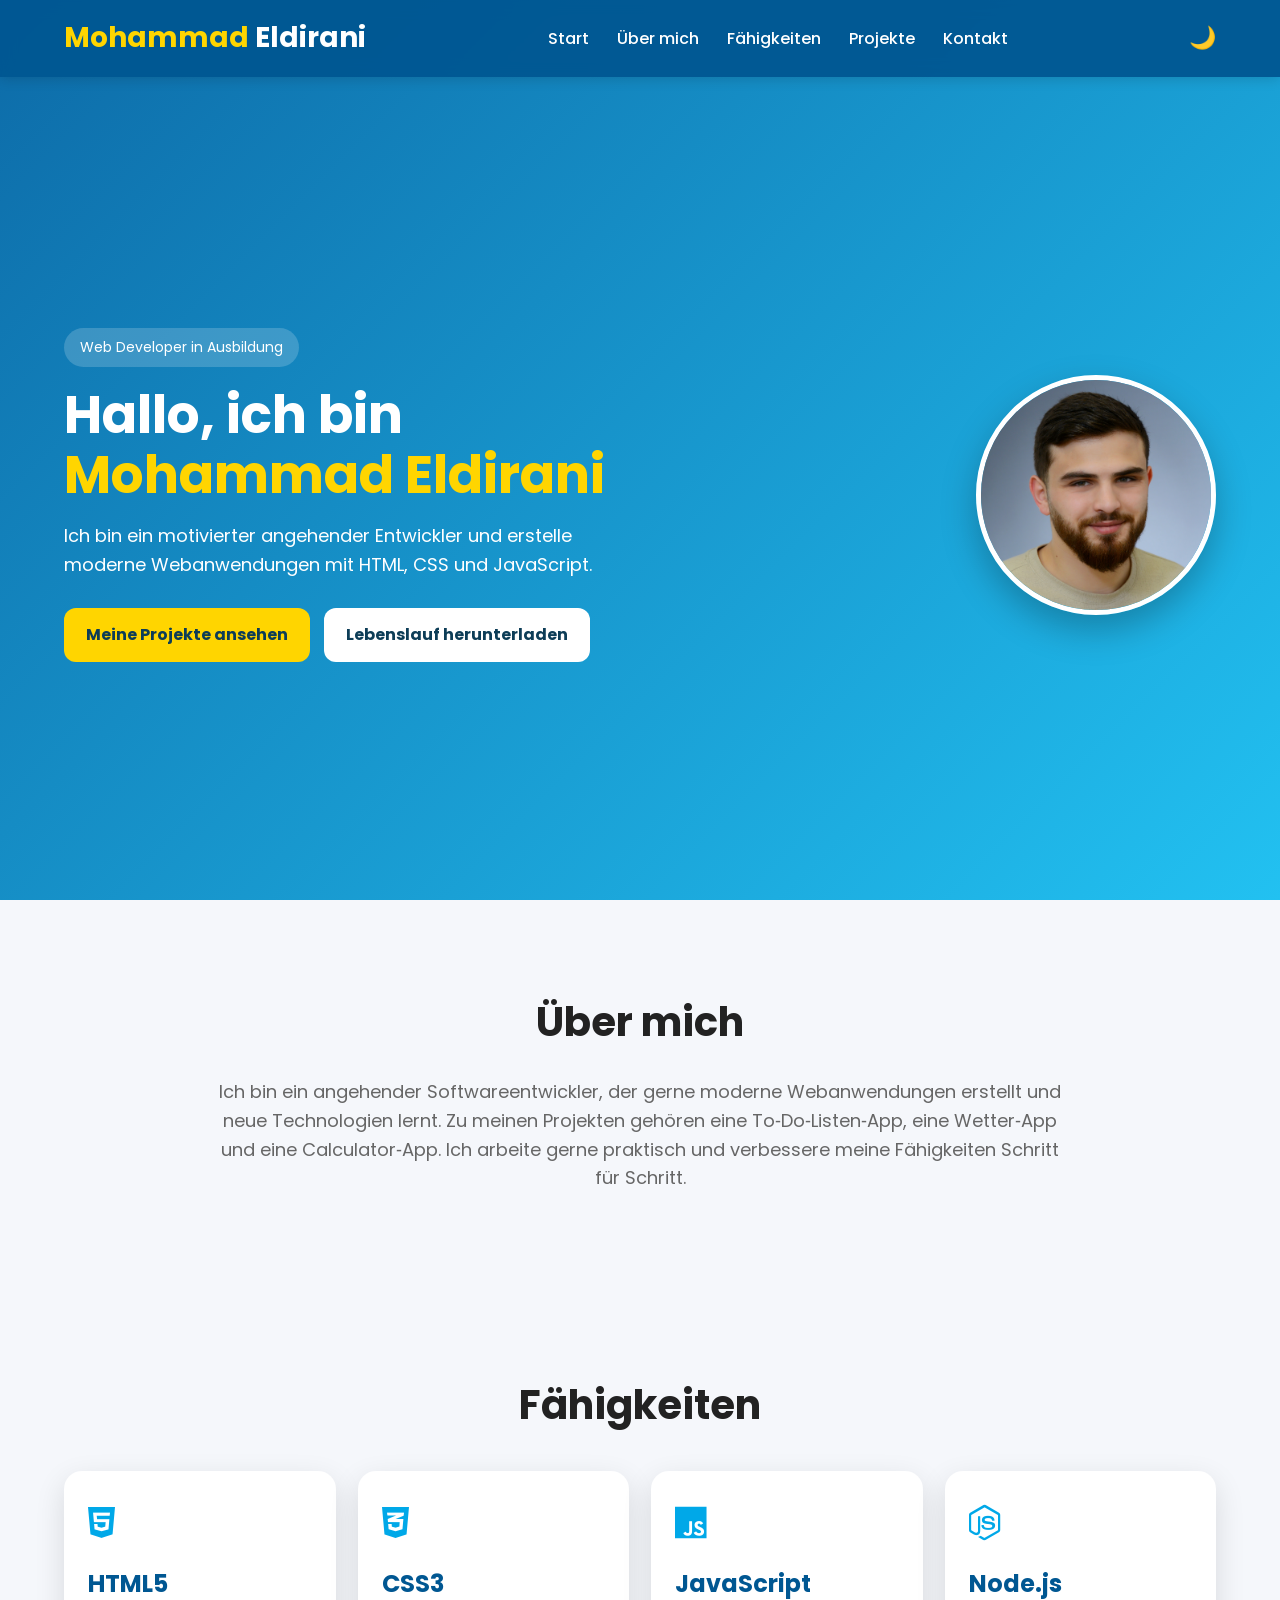
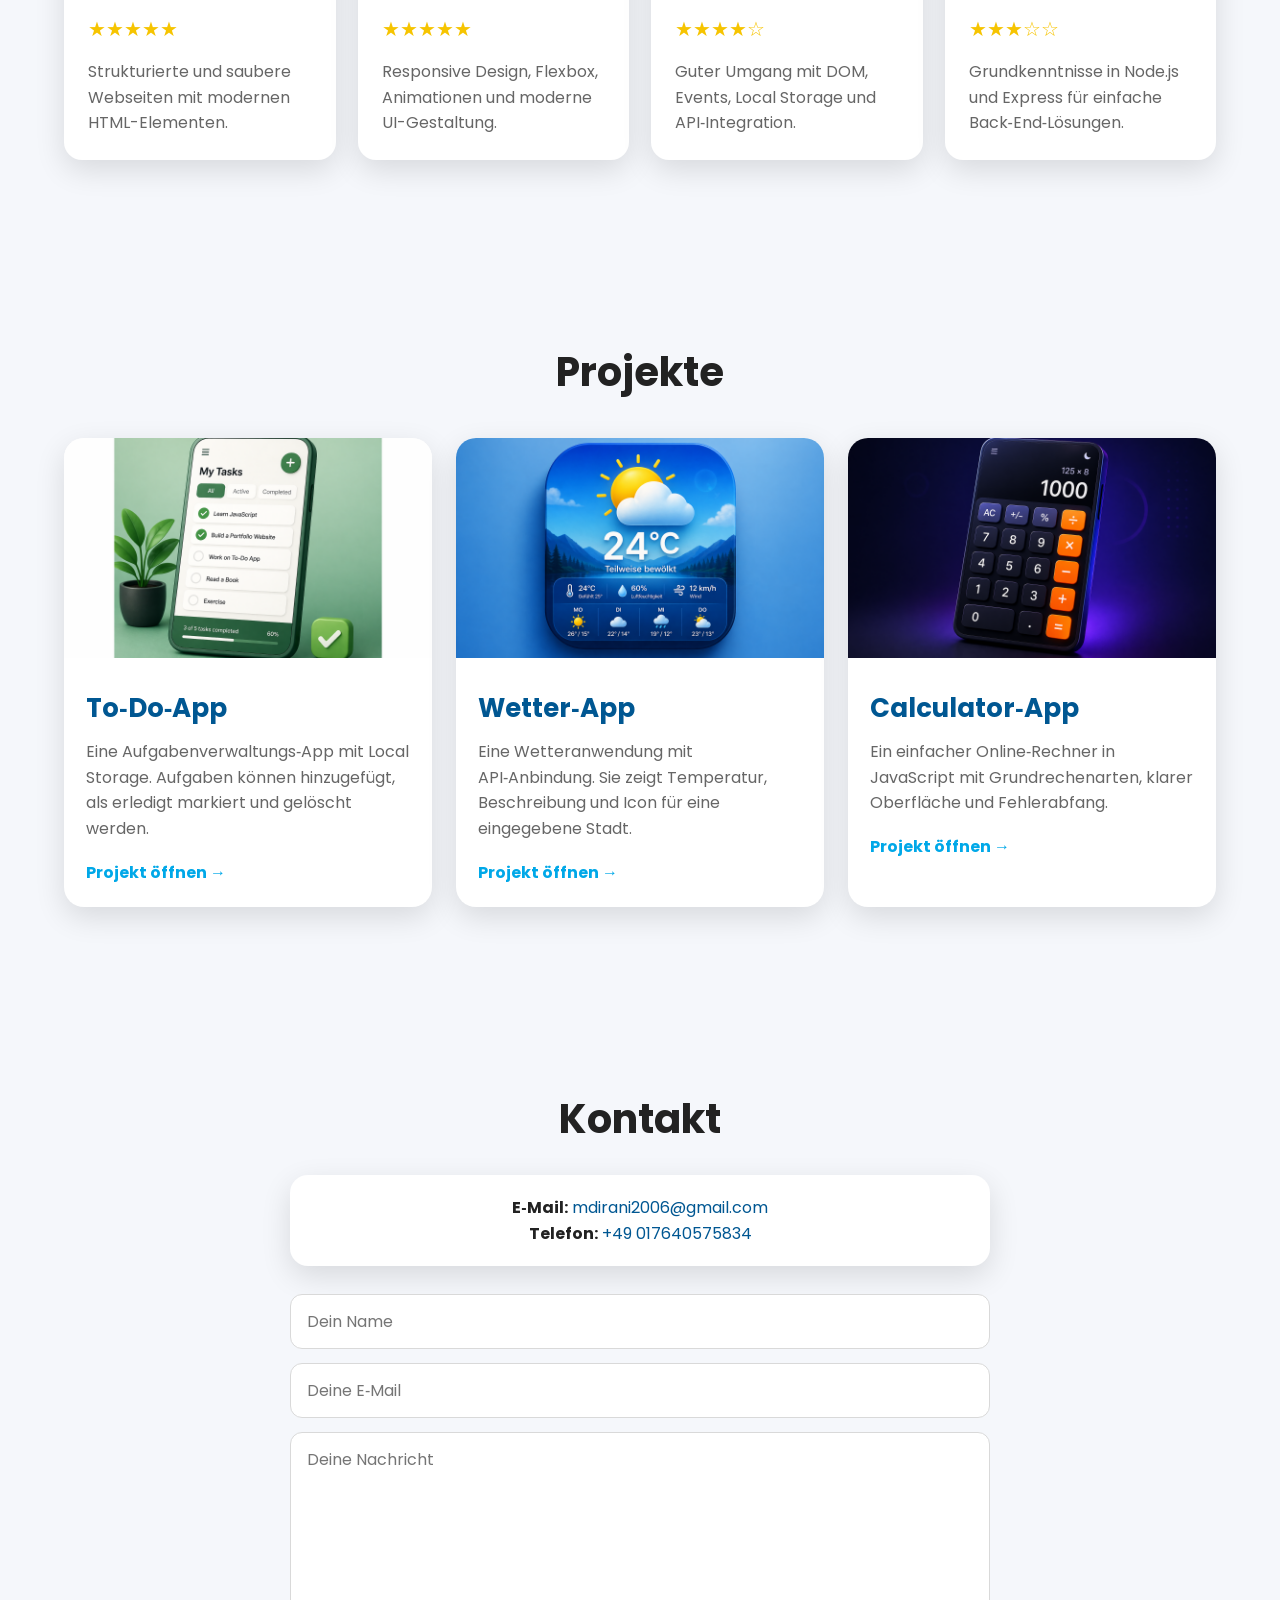
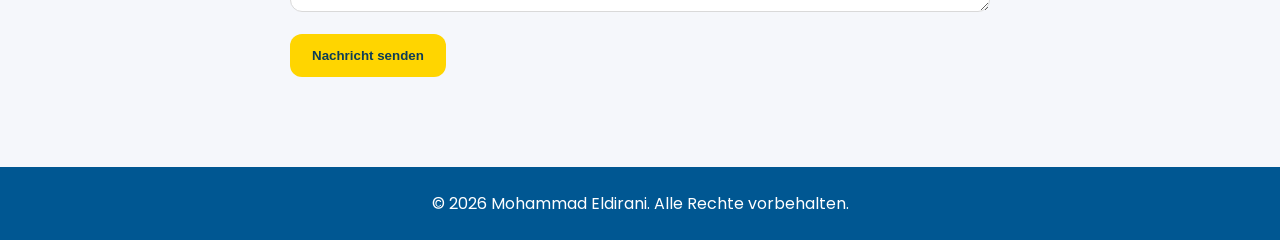
<file: index.html>
<!DOCTYPE html>
<html lang="de">
<head>
  <meta charset="UTF-8">
  <meta name="viewport" content="width=device-width, initial-scale=1.0">
  <title>Mohammad Eldirani | Portfolio</title>

  <!-- Suchmaschinenoptimierung -->
  <meta name="description" content="Portfolio von Mohammad Eldirani. Web Developer in Ausbildung mit Projekten wie To‑Do‑App, Wetter‑App und Calculator‑App.">
  <meta name="keywords" content="Mohammad Eldirani, Portfolio, Web Developer, HTML, CSS, JavaScript, To‑Do App, Wetter App, Calculator App">
  <meta name="author" content="Mohammad Eldirani">
  <meta name="robots" content="index, follow">
  <link rel="canonical" href="https://mdirani2006-glitch.github.io/portfolio/">

  <!-- Open Graph Meta Tags für Social Media -->
  <meta property="og:title" content="Mohammad Eldirani | Portfolio">
  <meta property="og:description" content="Web Developer in Ausbildung mit modernen Webprojekten.">
  <meta property="og:type" content="website">
  <meta property="og:url" content="https://mdirani2006-glitch.github.io/portfolio/">
  <meta property="og:image" content="https://mdirani2006-glitch.github.io/portfolio/me.jpg">

  <!-- Stylesheets und Icons -->
  <link rel="stylesheet" href="style.css">
  <link rel="preconnect" href="https://fonts.googleapis.com">
  <link rel="preconnect" href="https://fonts.gstatic.com" crossorigin>
  <link href="https://fonts.googleapis.com/css2?family=Poppins:wght@400;500;600;700&display=swap" rel="stylesheet">
  <!-- Font Awesome für Icons -->
  <link rel="stylesheet" href="https://cdnjs.cloudflare.com/ajax/libs/font-awesome/6.5.2/css/all.min.css">
</head>
<body>
  <!-- Navigation und Hero-Bereich -->
  <header id="home">
    <nav>
      <div class="container nav-container">
        <h1 class="logo"><span>Mohammad</span> Eldirani</h1>
        <ul class="nav-links">
          <li><a href="#home">Start</a></li>
          <li><a href="#about">Über mich</a></li>
          <li><a href="#skills">Fähigkeiten</a></li>
          <li><a href="#projects">Projekte</a></li>
          <li><a href="#contact">Kontakt</a></li>
        </ul>
        <div class="nav-right">
          <button id="darkModeToggle" class="dark-toggle" aria-label="Dark Mode umschalten">🌙</button>
          <div class="menu-toggle" id="menuToggle">
            <span></span>
            <span></span>
            <span></span>
          </div>
        </div>
      </div>
    </nav>
    <div class="hero">
      <div class="container hero-container">
        <div class="hero-text">
          <p class="hero-badge">Web Developer in Ausbildung</p>
          <h2>Hallo, ich bin <span>Mohammad Eldirani</span></h2>
          <p class="hero-description">
            Ich bin ein motivierter angehender Entwickler und erstelle moderne Webanwendungen
            mit HTML, CSS und JavaScript.
          </p>
          <div class="hero-buttons">
            <a href="#projects" class="btn">Meine Projekte ansehen</a>
            <a href="cv.pdf" class="btn btn-outline" download>Lebenslauf herunterladen</a>
          </div>
        </div>
        <div class="hero-image-box">
          <img src="me.jpg" alt="Foto von Mohammad Eldirani" class="hero-photo">
        </div>
      </div>
    </div>
  </header>

  <!-- Über mich -->
  <section id="about" class="fade-section">
    <div class="container">
      <h2>Über mich</h2>
      <p class="section-text">
        Ich bin ein angehender Softwareentwickler, der gerne moderne Webanwendungen erstellt
        und neue Technologien lernt. Zu meinen Projekten gehören eine To‑Do‑Listen‑App,
        eine Wetter‑App und eine Calculator‑App. Ich arbeite gerne praktisch und verbessere
        meine Fähigkeiten Schritt für Schritt.
      </p>
    </div>
  </section>

  <!-- Fähigkeiten mit Icons -->
  <section id="skills" class="fade-section">
    <div class="container">
      <h2>Fähigkeiten</h2>
      <div class="skills-grid">
        <div class="skill-card">
          <div class="skill-icon"><i class="fa-brands fa-html5"></i></div>
          <h3>HTML5</h3>
          <span class="stars">★★★★★</span>
          <p>Strukturierte und saubere Webseiten mit modernen HTML-Elementen.</p>
        </div>
        <div class="skill-card">
          <div class="skill-icon"><i class="fa-brands fa-css3-alt"></i></div>
          <h3>CSS3</h3>
          <span class="stars">★★★★★</span>
          <p>Responsive Design, Flexbox, Animationen und moderne UI-Gestaltung.</p>
        </div>
        <div class="skill-card">
          <div class="skill-icon"><i class="fa-brands fa-js"></i></div>
          <h3>JavaScript</h3>
          <span class="stars">★★★★☆</span>
          <p>Guter Umgang mit DOM, Events, Local Storage und API‑Integration.</p>
        </div>
        <div class="skill-card">
          <div class="skill-icon"><i class="fa-brands fa-node-js"></i></div>
          <h3>Node.js</h3>
          <span class="stars">★★★☆☆</span>
          <p>Grundkenntnisse in Node.js und Express für einfache Back‑End‑Lösungen.</p>
        </div>
      </div>
    </div>
  </section>

  <!-- Projekte mit drei Karten -->
  <section id="projects" class="fade-section">
    <div class="container">
      <h2>Projekte</h2>
      <div class="projects-grid">
        <a href="todo-app/index.html" class="project-card">
          <div class="project-top"><img src="todo-app.jpg" alt="To‑Do‑App"></div>
          <div class="project-content">
            <h3>To‑Do‑App</h3>
            <p>Eine Aufgabenverwaltungs‑App mit Local Storage. Aufgaben können hinzugefügt, als erledigt markiert und gelöscht werden.</p>
            <span class="project-link">Projekt öffnen →</span>
          </div>
        </a>
        <a href="weather-app/index.html" class="project-card">
          <div class="project-top"><img src="weather-app.jpg" alt="Wetter‑App"></div>
          <div class="project-content">
            <h3>Wetter‑App</h3>
            <p>Eine Wetteranwendung mit API‑Anbindung. Sie zeigt Temperatur, Beschreibung und Icon für eine eingegebene Stadt.</p>
            <span class="project-link">Projekt öffnen →</span>
          </div>
        </a>
        <a href="calculator-app/index.html" class="project-card">
          <div class="project-top"><img src="calculator-app.jpg" alt="Calculator‑App"></div>
          <div class="project-content">
            <h3>Calculator‑App</h3>
            <p>Ein einfacher Online‑Rechner in JavaScript mit Grundrechenarten, klarer Oberfläche und Fehlerabfang.</p>
            <span class="project-link">Projekt öffnen →</span>
          </div>
        </a>
      </div>
    </div>
  </section>

  <!-- Kontakt mit Formular über Formspree -->
  <section id="contact" class="fade-section">
    <div class="container">
      <h2>Kontakt</h2>
      <div class="contact-box">
        <p><strong>E‑Mail:</strong> <a href="mailto:mdirani2006@gmail.com">mdirani2006@gmail.com</a></p>
        <p><strong>Telefon:</strong> <a href="tel:+49017640575834">+49 017640575834</a></p>
      </div>
      <!-- Das Formular sendet Daten an Formspree; ersetze die ID durch deine eigene Formspree-ID -->
      <form class="contact-form" action="https://formspree.io/f/mwvawznw" method="POST">
        <input type="text" name="name" placeholder="Dein Name" required>
        <input type="email" name="email" placeholder="Deine E‑Mail" required>
        <textarea name="message" rows="6" placeholder="Deine Nachricht" required></textarea>
        <button type="submit" class="btn">Nachricht senden</button>
      </form>
    </div>
  </section>

  <footer>
    <div class="container">
      <p>© 2026 Mohammad Eldirani. Alle Rechte vorbehalten.</p>
    </div>
  </footer>

  <script src="script.js"></script>
</body>
</html>
</file>
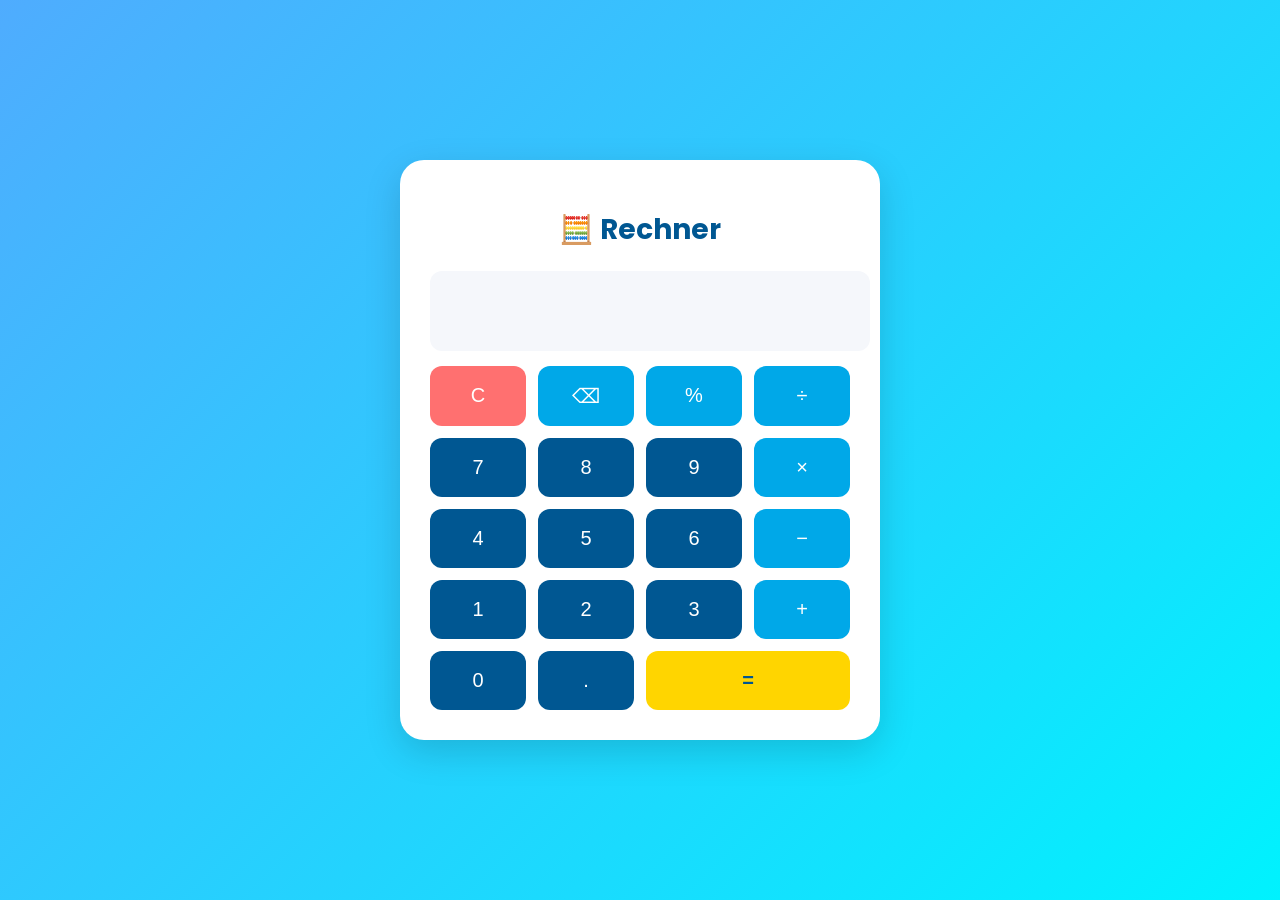
<file: calculator-app/index.html>
<!DOCTYPE html>
<html lang="de">
<head>
  <meta charset="UTF-8" />
  <meta name="viewport" content="width=device-width, initial-scale=1.0" />
  <title>Calculator‑App</title>
  <!-- Erklärung: Der Taschenrechner ist Teil des Portfolios von Mohammad Eldirani. -->
  <link rel="stylesheet" href="style.css" />
  <!-- Google Fonts für eine konsistente Typografie -->
  <link rel="preconnect" href="https://fonts.googleapis.com" />
  <link rel="preconnect" href="https://fonts.gstatic.com" crossorigin />
  <link
    href="https://fonts.googleapis.com/css2?family=Poppins:wght@400;500;600&display=swap"
    rel="stylesheet"
  />
</head>
<body>
  <div class="calc-container">
    <h1>🧮&nbsp;Rechner</h1>
    <!-- Das Display zeigt den aktuellen Ausdruck und das Ergebnis an -->
    <input type="text" id="display" readonly />
    <div class="buttons">
      <!-- Erste Zeile: Clear, Backspace, Prozent, Division -->
      <button class="btn clear" onclick="clearDisplay()">C</button>
      <button class="btn operator" onclick="backspace()">⌫</button>
      <button class="btn operator" onclick="append('%')">%</button>
      <button class="btn operator" onclick="append('/')">÷</button>
      <!-- Zweite Zeile: 7,8,9,Multiplikation -->
      <button class="btn" onclick="append('7')">7</button>
      <button class="btn" onclick="append('8')">8</button>
      <button class="btn" onclick="append('9')">9</button>
      <button class="btn operator" onclick="append('*')">×</button>
      <!-- Dritte Zeile: 4,5,6,Subtraktion -->
      <button class="btn" onclick="append('4')">4</button>
      <button class="btn" onclick="append('5')">5</button>
      <button class="btn" onclick="append('6')">6</button>
      <button class="btn operator" onclick="append('-')">−</button>
      <!-- Vierte Zeile: 1,2,3,Addition -->
      <button class="btn" onclick="append('1')">1</button>
      <button class="btn" onclick="append('2')">2</button>
      <button class="btn" onclick="append('3')">3</button>
      <button class="btn operator" onclick="append('+')">+</button>
      <!-- Letzte Zeile: 0, Punkt, Gleich -->
      <button class="btn" onclick="append('0')">0</button>
      <button class="btn" onclick="append('.')">.</button>
      <button class="btn equal" onclick="calculate()">=</button>
    </div>
  </div>
  <script src="script.js"></script>
</body>
</html>
</file>
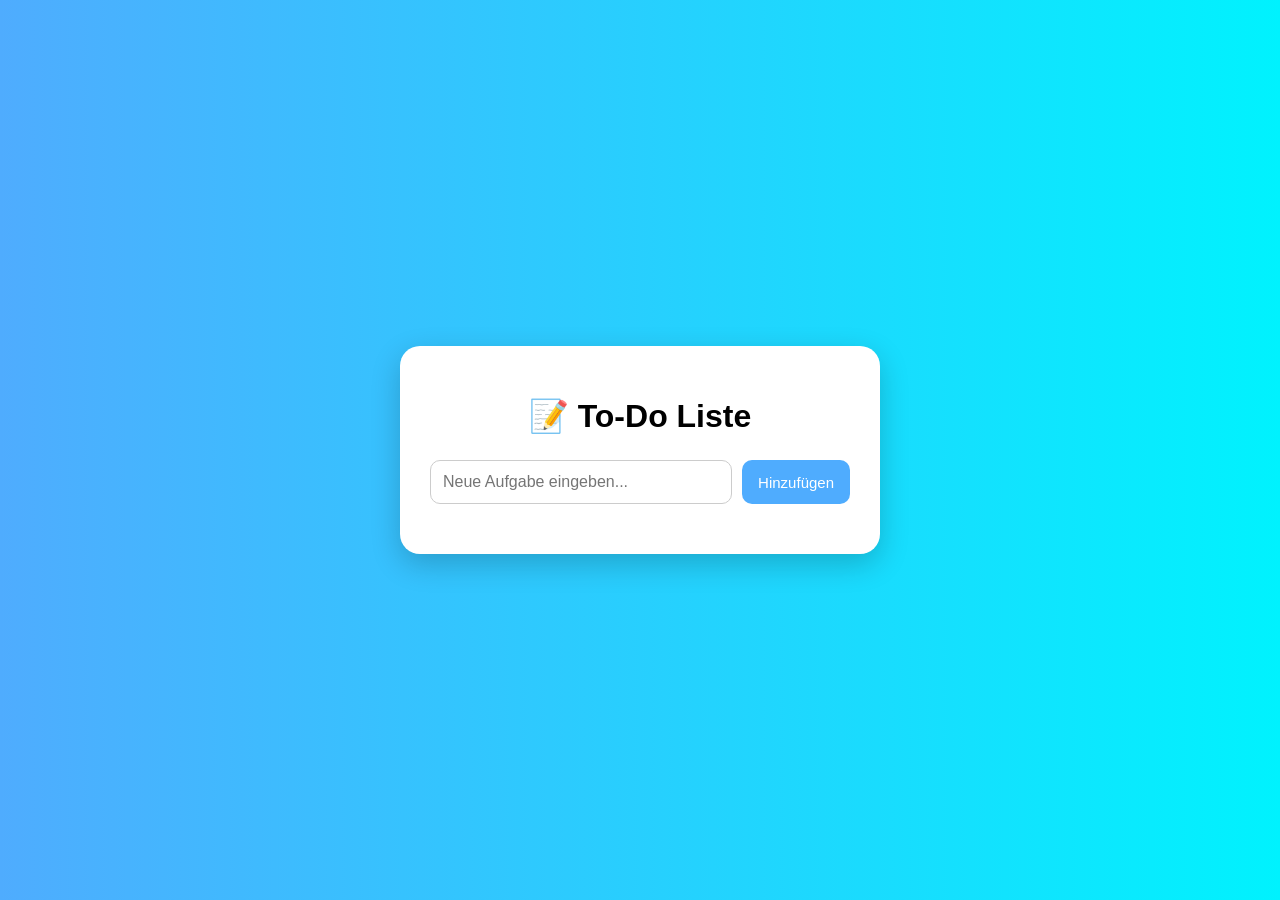
<file: todo-app/index.html>
<!DOCTYPE html>
<html lang="de">
<head>
  <meta charset="UTF-8">
  <meta name="viewport" content="width=device-width, initial-scale=1.0">
  <title>To-Do Liste</title>
  <link rel="stylesheet" href="style.css">
</head>
<body>

  <div class="todo-container">
    <h1>📝 To-Do Liste</h1>

    <div class="input-box">
      <input type="text" id="taskInput" placeholder="Neue Aufgabe eingeben...">
      <button id="addBtn">Hinzufügen</button>
    </div>

    <ul id="taskList"></ul>
  </div>

  <script src="script.js"></script>
</body>
</html>
</file>
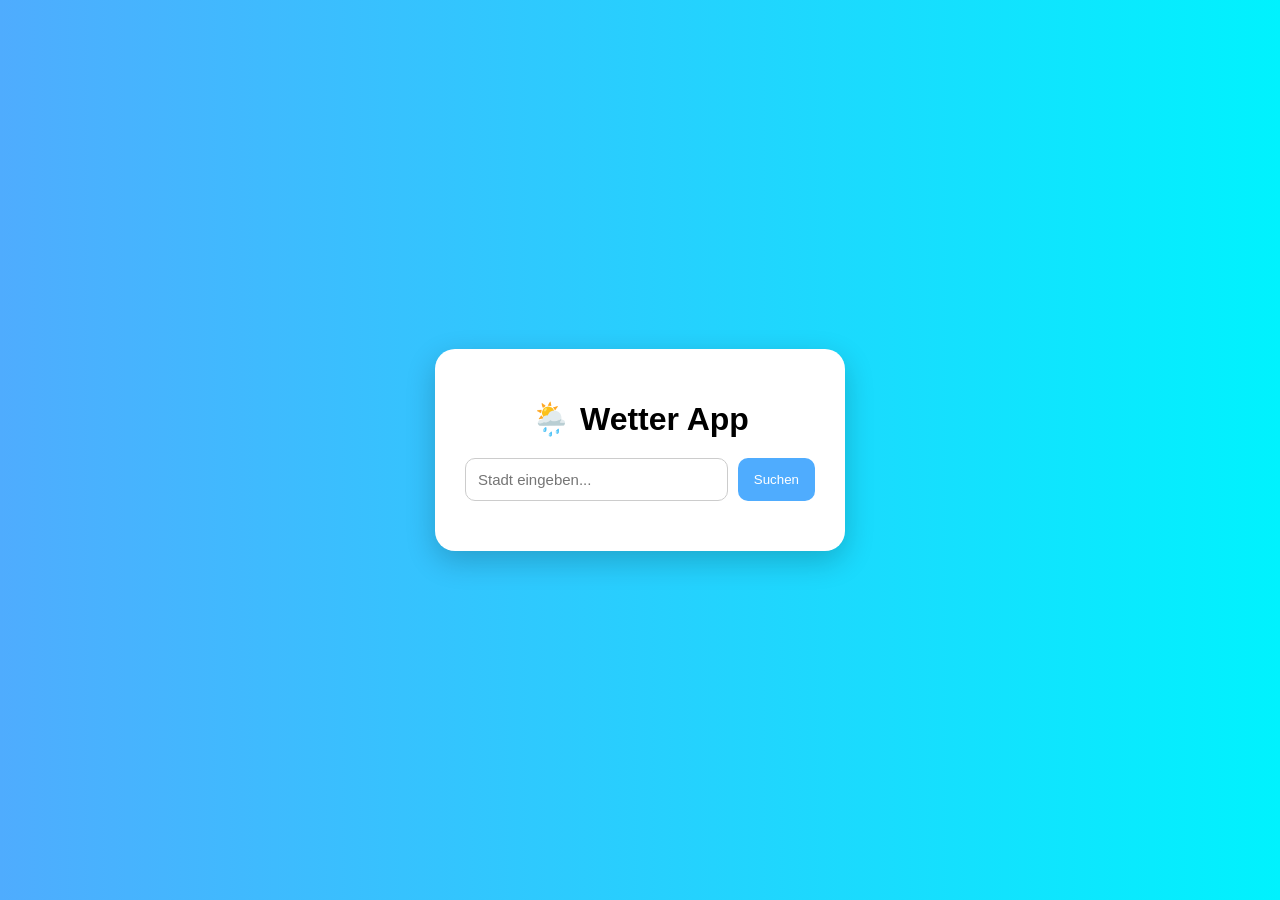
<file: weather-app/index.html>
<!DOCTYPE html>
<html lang="de">
<head>
  <meta charset="UTF-8">
  <meta name="viewport" content="width=device-width, initial-scale=1.0">
  <title>Wetter App</title>
  <link rel="stylesheet" href="style.css">
</head>
<body>

  <div class="weather-card">
    <h1>🌦️ Wetter App</h1>

    <div class="search-box">
      <input type="text" id="cityInput" placeholder="Stadt eingeben...">
      <button id="searchBtn">Suchen</button>
    </div>

    <div id="weatherBox">
      <h2 id="city"></h2>
      <img id="icon" alt="">
      <p id="temp"></p>
      <p id="desc"></p>
      <p id="error" class="error-message"></p>
    </div>
  </div>

  <script src="script.js"></script>
</body>
</html>
</file>
<file: style.css>
/*
 * Global Stylesheet für das Portfolio von Mohammad Eldirani
 * Enthält Farbvariablen, Layout, Komponenten und Dark‑Mode‑Unterstützung.
 */

/* Farbvariablen */
:root {
  --primary-color: #00a8e8;
  --secondary-color: #005792;
  --accent-color: #ffd500;
  --bg-color: #f5f7fb;
  --card-color: #ffffff;
  --text-color: #222;
  --light-text: #666;
  --shadow: 0 10px 30px rgba(0, 0, 0, 0.12);
}

/* Reset */
* {
  box-sizing: border-box;
  margin: 0;
  padding: 0;
}

html {
  scroll-behavior: smooth;
}

body {
  font-family: 'Poppins', sans-serif;
  background: var(--bg-color);
  color: var(--text-color);
  line-height: 1.6;
}

/* Container */
.container {
  width: 90%;
  max-width: 1200px;
  margin: auto;
}

/* Navigation */
nav {
  background: rgba(0, 87, 146, 0.95);
  backdrop-filter: blur(8px);
  color: white;
  position: fixed;
  width: 100%;
  z-index: 1000;
  box-shadow: 0 2px 12px rgba(0, 0, 0, 0.15);
}

.nav-container {
  display: flex;
  align-items: center;
  justify-content: space-between;
  padding: 16px 0;
}

.logo {
  font-size: 28px;
  font-weight: 700;
}

.logo span {
  color: var(--accent-color);
}

.nav-links {
  display: flex;
  list-style: none;
  gap: 28px;
}

.nav-links a {
  color: white;
  text-decoration: none;
  font-weight: 500;
  transition: color 0.3s;
}

.nav-links a:hover {
  color: var(--accent-color);
}

.nav-right {
  display: flex;
  align-items: center;
  gap: 14px;
}

.dark-toggle {
  background: transparent;
  border: none;
  color: var(--accent-color);
  font-size: 22px;
  cursor: pointer;
}

.menu-toggle {
  display: none;
  flex-direction: column;
  cursor: pointer;
}

.menu-toggle span {
  width: 26px;
  height: 3px;
  background: white;
  margin-bottom: 4px;
  border-radius: 999px;
}

/* Hero Section */
.hero {
  min-height: 100vh;
  background: linear-gradient(135deg, #0d6ba8, #22c1f1);
  display: flex;
  align-items: center;
  padding-top: 90px;
  color: white;
}

.hero-container {
  display: flex;
  justify-content: space-between;
  align-items: center;
  gap: 40px;
  flex-wrap: wrap;
}

.hero-text {
  max-width: 620px;
}

.hero-badge {
  display: inline-block;
  background: rgba(255, 255, 255, 0.18);
  padding: 8px 16px;
  border-radius: 999px;
  margin-bottom: 18px;
  font-size: 14px;
}

.hero h2 {
  font-size: 52px;
  line-height: 1.15;
  margin-bottom: 18px;
}

.hero h2 span {
  color: var(--accent-color);
}

.hero-description {
  font-size: 18px;
  max-width: 560px;
  margin-bottom: 28px;
}

.hero-buttons {
  display: flex;
  gap: 14px;
  flex-wrap: wrap;
}

.btn {
  display: inline-block;
  background: var(--accent-color);
  color: #0d3d57;
  padding: 14px 22px;
  border-radius: 12px;
  text-decoration: none;
  font-weight: 700;
  border: none;
  cursor: pointer;
  transition: transform 0.3s, box-shadow 0.3s;
}

.btn:hover {
  transform: translateY(-2px);
  box-shadow: var(--shadow);
}

.btn-outline {
  background: white;
}

.hero-image-box {
  display: flex;
  justify-content: center;
  align-items: center;
}

.hero-photo {
  width: 240px;
  height: 240px;
  object-fit: cover;
  border-radius: 50%;
  border: 5px solid white;
  box-shadow: 0 15px 35px rgba(0, 0, 0, 0.25);
}

/* Section Base */
section {
  padding: 90px 0;
}

section h2 {
  text-align: center;
  font-size: 40px;
  margin-bottom: 24px;
}

.section-text {
  max-width: 860px;
  text-align: center;
  margin: auto;
  color: var(--light-text);
  font-size: 18px;
}

/* Skills Section */
.skills-grid {
  display: grid;
  grid-template-columns: repeat(auto-fit, minmax(260px, 1fr));
  gap: 22px;
  margin-top: 34px;
}

.skill-card {
  background: var(--card-color);
  padding: 24px;
  border-radius: 18px;
  box-shadow: var(--shadow);
  transition: transform 0.3s;
}

.skill-card:hover {
  transform: translateY(-6px);
}

.skill-card h3 {
  margin-bottom: 10px;
  color: var(--secondary-color);
  font-size: 24px;
}

.stars {
  color: #f6c400;
  display: block;
  margin-bottom: 14px;
  font-size: 20px;
}

.skill-card p {
  color: var(--light-text);
}

/* Skill Icons */
.skill-icon {
  font-size: 36px;
  margin-bottom: 12px;
  color: var(--primary-color);
}

/* Projects Section */
.projects-grid {
  display: grid;
  grid-template-columns: repeat(auto-fit, minmax(320px, 1fr));
  gap: 24px;
  margin-top: 34px;
}

.project-card {
  display: block;
  background: var(--card-color);
  border-radius: 20px;
  overflow: hidden;
  box-shadow: var(--shadow);
  text-decoration: none;
  color: inherit;
  transition: transform 0.35s;
}

.project-card:hover {
  transform: translateY(-8px);
}

.project-top img {
  width: 100%;
  height: 220px;
  object-fit: cover;
}

.project-content {
  padding: 22px;
}

.project-content h3 {
  color: var(--secondary-color);
  margin-bottom: 10px;
  font-size: 26px;
}

.project-content p {
  color: var(--light-text);
  margin-bottom: 18px;
}

.project-link {
  color: var(--primary-color);
  font-weight: 700;
}

/* Kontakt Section */
.contact-box {
  background: var(--card-color);
  box-shadow: var(--shadow);
  border-radius: 18px;
  padding: 20px;
  max-width: 700px;
  margin: 0 auto 28px auto;
  text-align: center;
}

.contact-box a {
  color: var(--secondary-color);
  text-decoration: none;
}

.contact-form {
  max-width: 700px;
  margin: auto;
}

.contact-form input,
.contact-form textarea {
  width: 100%;
  padding: 14px 16px;
  margin-bottom: 14px;
  border-radius: 12px;
  border: 1px solid #d9d9d9;
  font-size: 16px;
  font-family: inherit;
  background: #fff;
  color: var(--text-color);
}

.contact-form input:focus,
.contact-form textarea:focus {
  outline: none;
  border-color: var(--primary-color);
}

/* Footer */
footer {
  background: var(--secondary-color);
  color: white;
  text-align: center;
  padding: 24px 0;
}

/* Fade-In Effekt */
.fade-section {
  opacity: 0;
  transform: translateY(35px);
  transition: opacity 0.8s ease, transform 0.8s ease;
}

.fade-section.visible {
  opacity: 1;
  transform: translateY(0);
}

/* Dark Mode Anpassungen */
.dark-mode {
  --bg-color: #0f1115;
  --card-color: #1b1f27;
  --text-color: #f0f0f0;
  --light-text: #c7c7c7;
  --secondary-color: #111827;
  --primary-color: #2eb5f0;
  --accent-color: #ffd500;
}

.dark-mode nav {
  background: rgba(17, 24, 39, 0.95);
}

.dark-mode footer {
  background: #111827;
}

/* Responsives Menü */
@media (max-width: 768px) {
  .menu-toggle {
    display: flex;
  }
  .nav-links {
    display: none;
    flex-direction: column;
    position: absolute;
    top: 74px;
    left: 0;
    width: 100%;
    background: #005792;
    padding: 18px 0;
    text-align: center;
  }
  .nav-links.nav-open {
    display: flex;
  }
  .hero {
    padding-top: 110px;
  }
  .hero h2 {
    font-size: 34px;
  }
  section h2 {
    font-size: 32px;
  }
  .hero-photo {
    width: 190px;
    height: 190px;
  }
}
</file>
<file: calculator-app/style.css>
/*
 * Stylesheet für die Calculator‑App
 * Gestaltet einen einfachen, responsiven Online‑Rechner.
 */

/* Grundlagen */
body {
  margin: 0;
  font-family: 'Poppins', sans-serif;
  background: linear-gradient(135deg, #4facfe, #00f2fe);
  min-height: 100vh;
  display: flex;
  justify-content: center;
  align-items: center;
}

/* Container für den Rechner */
.calc-container {
  background: #ffffff;
  width: 420px;
  padding: 30px;
  border-radius: 24px;
  box-shadow: 0 12px 36px rgba(0, 0, 0, 0.15);
  text-align: center;
}

.calc-container h1 {
  margin-bottom: 20px;
  font-size: 28px;
  color: #005792;
}

/* Display */
#display {
  width: 100%;
  height: 60px;
  font-size: 28px;
  padding: 10px;
  border: none;
  border-radius: 12px;
  margin-bottom: 15px;
  text-align: right;
  background: #f5f7fb;
  color: #333;
}

/* Button‑Grid */
.buttons {
  display: grid;
  grid-template-columns: repeat(4, 1fr);
  gap: 12px;
}

/* Allgemeine Button‑Stile */
.btn {
  padding: 18px;
  font-size: 20px;
  border: none;
  border-radius: 12px;
  cursor: pointer;
  transition: 0.2s;
  background: #005792;
  color: #ffffff;
}

.btn:hover {
  transform: translateY(-2px);
  box-shadow: 0 6px 14px rgba(0, 0, 0, 0.2);
}

/* Operator‑Buttons */
.btn.operator {
  background: #00a8e8;
}

/* Clear‑Button */
.btn.clear {
  background: #ff7070;
}

/* Gleichheits‑Button */
.btn.equal {
  grid-column: span 2;
  background: #ffd500;
  color: #005792;
  font-weight: 700;
}

/* Responsive Anpassung */
@media (max-width: 500px) {
  .calc-container {
    width: 90%;
  }
  #display {
    font-size: 24px;
    height: 50px;
  }
  .btn {
    padding: 16px;
    font-size: 18px;
  }
}
</file>
<file: todo-app/style.css>
body {
  margin: 0;
  font-family: Arial, sans-serif;
  background: linear-gradient(to right, #4facfe, #00f2fe);
  min-height: 100vh;
  display: flex;
  justify-content: center;
  align-items: center;
}

.todo-container {
  background: white;
  width: 420px;
  padding: 30px;
  border-radius: 20px;
  box-shadow: 0 10px 30px rgba(0,0,0,0.2);
}

h1 {
  text-align: center;
  margin-bottom: 25px;
}

.input-box {
  display: flex;
  gap: 10px;
}

input {
  flex: 1;
  padding: 12px;
  border: 1px solid #ccc;
  border-radius: 10px;
  font-size: 16px;
}

button {
  padding: 12px 16px;
  border: none;
  background: #4facfe;
  color: white;
  border-radius: 10px;
  cursor: pointer;
  font-size: 15px;
}

button:hover {
  background: #2196f3;
}

ul {
  list-style: none;
  padding: 0;
  margin-top: 20px;
}

li {
  background: #f4f4f4;
  margin-bottom: 10px;
  padding: 12px 14px;
  border-radius: 10px;
  display: flex;
  justify-content: space-between;
  align-items: center;
  gap: 10px;
}

li.completed span {
  text-decoration: line-through;
  opacity: 0.7;
}

.task-text {
  flex: 1;
  cursor: pointer;
}

.delete-btn {
  background: #ff4d4d;
  padding: 8px 12px;
  font-size: 14px;
}

.delete-btn:hover {
  background: #e60000;
}
</file>
<file: weather-app/style.css>
body {
  margin: 0;
  font-family: Arial, sans-serif;
  min-height: 100vh;
  display: flex;
  justify-content: center;
  align-items: center;
  background: linear-gradient(to right, #4facfe, #00f2fe);
}

.weather-card {
  background: white;
  width: 350px;
  padding: 30px;
  border-radius: 20px;
  text-align: center;
  box-shadow: 0 10px 30px rgba(0,0,0,0.2);
}

h1 {
  margin-bottom: 20px;
}

.search-box {
  display: flex;
  gap: 10px;
}

input {
  flex: 1;
  padding: 12px;
  border: 1px solid #ccc;
  border-radius: 10px;
  font-size: 15px;
}

button {
  padding: 12px 16px;
  border: none;
  background: #4facfe;
  color: white;
  border-radius: 10px;
  cursor: pointer;
}

button:hover {
  background: #2196f3;
}

#weatherBox {
  margin-top: 20px;
}

#city {
  color: #222;
  margin-bottom: 10px;
}

#temp,
#desc {
  color: #333;
  font-size: 18px;
  margin: 8px 0;
}

#icon {
  width: 90px;
  display: none;
  margin: 10px auto;
}

.error-message {
  color: red;
  font-weight: bold;
  margin-top: 10px;
}
</file>
